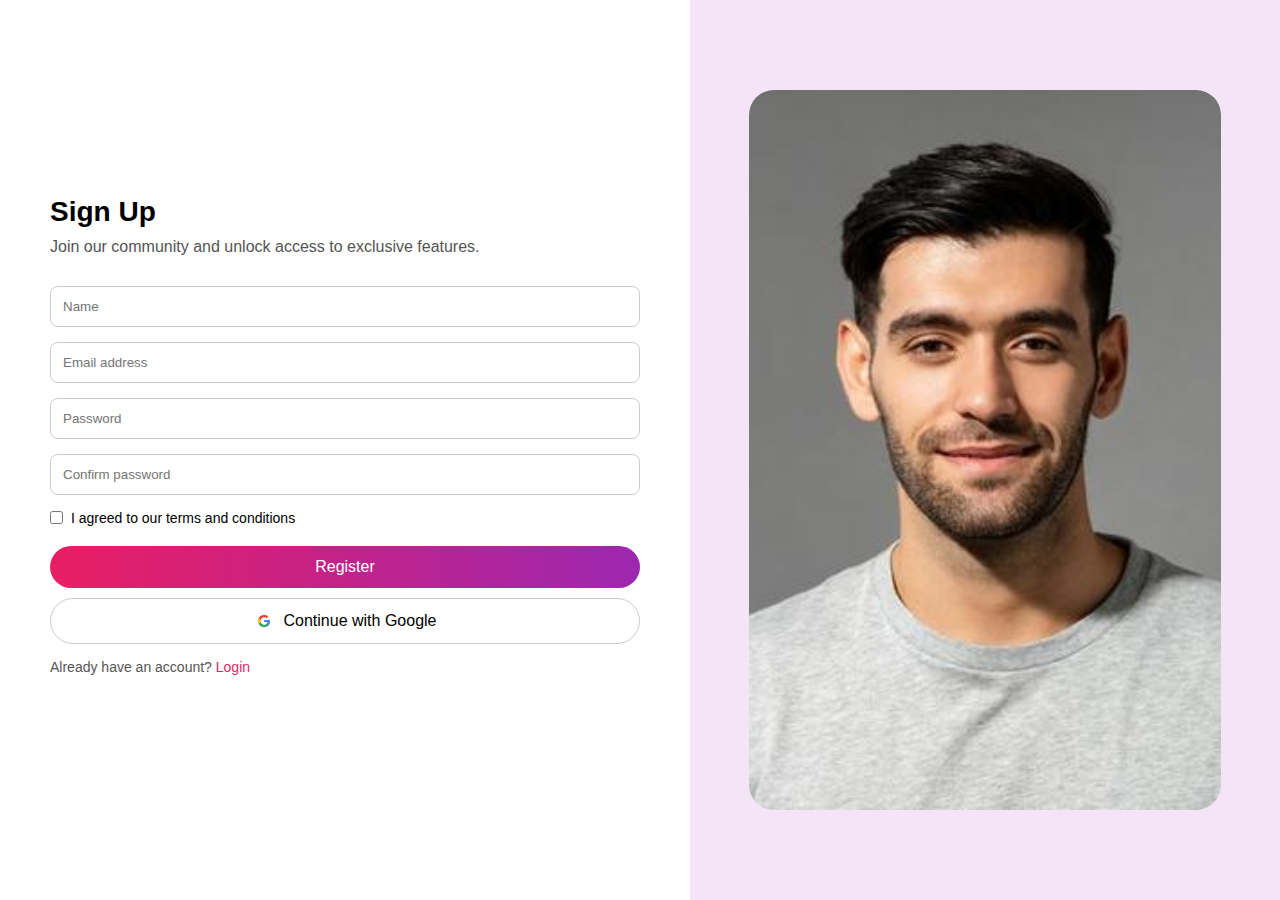
<file: html/register.html>
<!DOCTYPE html>
<html lang="en">
  <head>
    <meta charset="UTF-8" />
    <meta name="viewport" content="width=device-width, initial-scale=1.0" />
    <title>Register</title>
    <link rel="stylesheet" href="/css/register.css" />
  </head>
  <body>
    <div class="register-container">
      <!-- Left side: form -->
      <div class="form-side">
        <h2>Sign Up</h2>
        <p>Join our community and unlock access to exclusive features.</p>
        <form>
          <input type="text" placeholder="Name" required />
          <input type="email" placeholder="Email address" required />
          <input type="password" placeholder="Password" required />
          <input type="password" placeholder="Confirm password" required />
          <div class="terms">
            <input type="checkbox" id="terms" />
            <label for="terms">I agreed to our terms and conditions</label>
          </div>
          <button type="submit" class="register-btn">Register</button>
          <button type="button" class="google-btn">
            <img src="/images/gogo.png" alt="Google" class="google-icon" />
            Continue with Google
          </button>
        </form>
        <p class="login-link">
          Already have an account? <a href="login.html">Login</a>
        </p>
      </div>

      <!-- Right side: image -->
      <div class="image-side">
        <img src="/images/man 5.jpg" alt="Register Image" />
      </div>
    </div>
  </body>
</html>
</file>
<file: css/register.css>
/* Reset */
* {
  margin: 0;
  padding: 0;
  box-sizing: border-box;
  font-family: Arial, sans-serif;
}

/* Main container */
.register-container {
  display: flex;
  min-height: 100vh;
}

/* Left side: form */
.form-side {
  flex: 1;
  padding: 50px;
  display: flex;
  flex-direction: column;
  justify-content: center;
}

.form-side h2 {
  font-size: 28px;
  margin-bottom: 10px;
}

.form-side p {
  margin-bottom: 30px;
  color: #555;
}

.form-side form {
  display: flex;
  flex-direction: column;
}

.form-side input[type="text"],
.form-side input[type="email"],
.form-side input[type="password"] {
  padding: 12px;
  margin-bottom: 15px;
  border: 1px solid #ccc;
  border-radius: 8px;
}

.terms {
  display: flex;
  align-items: center;
  font-size: 14px;
  margin-bottom: 20px;
}

.terms input {
  margin-right: 8px;
}

.register-btn {
  background: linear-gradient(to right, #e91e63, #9c27b0);
  color: white;
  padding: 12px;
  border: none;
  border-radius: 25px;
  cursor: pointer;
  margin-bottom: 10px;
  font-size: 16px;
}

.register-btn:hover {
  opacity: 0.9;
}

/* Google button */
.google-btn {
  display: flex;
  align-items: center;
  justify-content: center;
  gap: 10px;
  background: #fff;
  border: 1px solid #ccc;
  padding: 12px;
  border-radius: 25px;
  cursor: pointer;
  font-size: 16px;
  transition: background 0.3s, box-shadow 0.3s;
}

.google-btn:hover {
  background: #f5f5f5;
  box-shadow: 0 2px 5px rgba(0, 0, 0, 0.2);
}

.google-btn .google-icon {
  width: 20px;
  height: 20px;
}

/* Login link */
.login-link {
  margin-top: 15px;
  font-size: 14px;
}

.login-link a {
  color: #e91e63;
  text-decoration: none;
}

/* Right side: image */
.image-side {
  flex: 1;
  display: flex;
  justify-content: center;
  align-items: center;
  background-color: #f3e5f5;
}

.image-side img {
  width: 80%;
  border-radius: 25px;
  object-fit: cover;
  height: 80vh;
}

/* Responsive */
@media (max-width: 900px) {
  .register-container {
    flex-direction: column;
  }

  .image-side {
    display: block;
    width: 100%;
    height: auto;
  }
}
</file>
